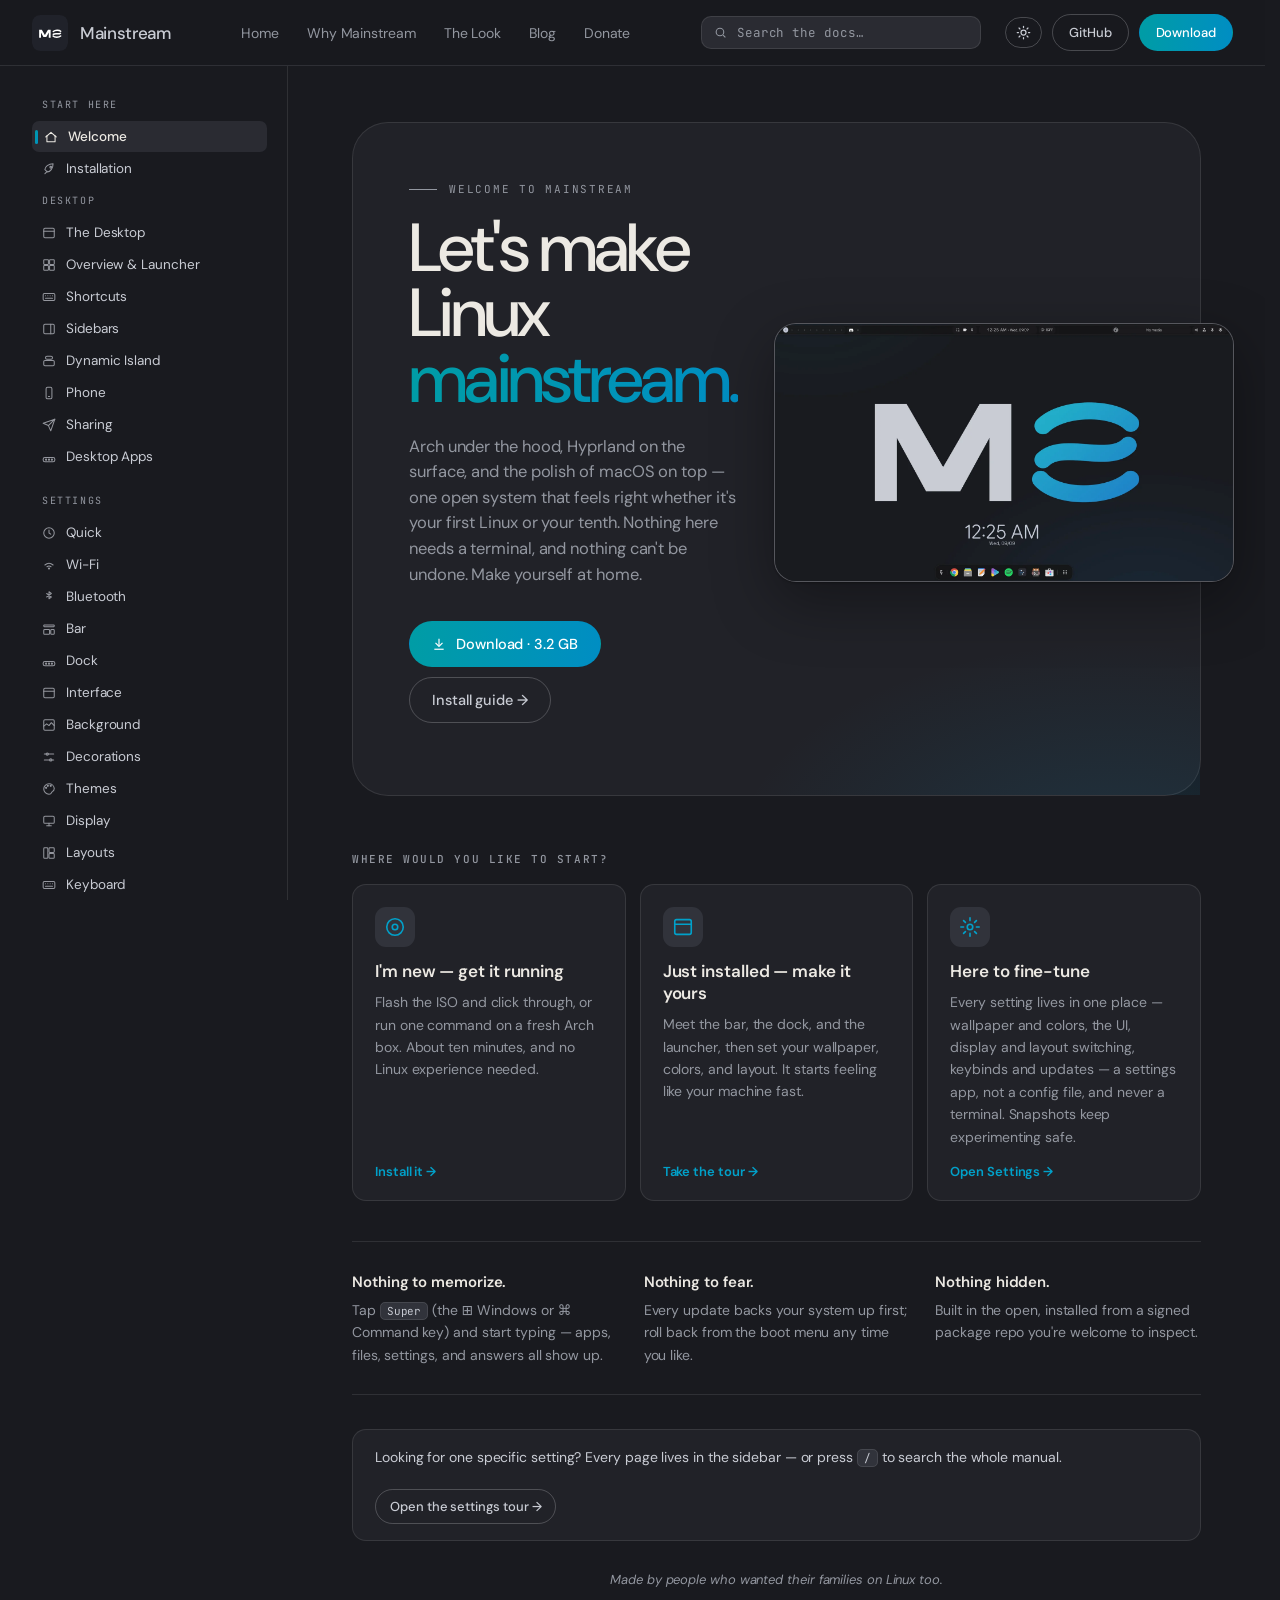
<file: index.html>
<!doctype html>
<html lang="en">
<head>
<meta charset="utf-8"/>
<meta name="viewport" content="width=device-width, initial-scale=1"/>
<title>Mainstream OS — Deeply featured. Genuinely friendly.</title>
<meta name="description" content="Arch under the hood, Hyprland on the surface, and the polish of macOS on top — an open desktop that feels right whether it's your first Linux or your tenth. Nothing needs a terminal; nothing can't be undone.">
<link rel="icon" type="image/svg+xml" href="assets/mark-night.svg">
<link rel="preconnect" href="https://fonts.googleapis.com">
<link rel="preconnect" href="https://fonts.gstatic.com" crossorigin>
<link rel="stylesheet" href="https://fonts.googleapis.com/css2?family=DM+Sans:opsz,wght@9..40,300;9..40,400;9..40,500;9..40,600;9..40,700&family=JetBrains+Mono:wght@300;400;500&display=swap">
<link rel="stylesheet" href="assets/theme.css">
<script>(function(){if(localStorage.getItem('ms-theme')==='light')document.documentElement.dataset.theme='light';})();</script>
<style>
  /* Tokens, nav chrome, and buttons come from assets/theme.css (shared with
     the landing page); this block holds the docs layout only. */
  :root{
    --sidebar-w: 288px;
    --toc-w: 220px;
  }
  *{box-sizing:border-box}
  html,body{margin:0;padding:0;background:var(--paper);color:var(--ink);font-family:var(--font-body);font-size:16px;-webkit-font-smoothing:antialiased;letter-spacing:-0.005em}
  html{scrollbar-gutter:stable}
  a{color:inherit;text-decoration:none}

  /* ===== Top chrome (docs-specific tweaks on the shared .nav) ===== */
  .nav-inner{max-width:none;padding:14px 32px;gap:24px}
  .search{
    display:flex;align-items:center;gap:10px;
    background:var(--paper-3);border:1px solid var(--line);border-radius:10px;
    padding:7px 12px;color:var(--mist);font-size:12.5px;
    min-width:280px;font-family:var(--font-mono);
  }
  .search kbd{
    margin-left:auto;font-family:var(--font-mono);font-size:10px;
    background:var(--paper-4);border:1px solid var(--line);border-radius:5px;
    padding:2px 6px;color:var(--bone)
  }

  /* ===== Search modal ===== */
  #searchTrigger{cursor:pointer;transition:border-color .15s}
  #searchTrigger:hover{border-color:var(--bone)}
  .search-modal[hidden]{display:none}
  .search-modal{position:fixed;inset:0;z-index:1000;display:flex;align-items:flex-start;justify-content:center;padding-top:11vh}
  .search-modal-overlay{position:absolute;inset:0;background:rgba(0,0,0,.55)}
  .search-modal-panel{position:relative;width:min(640px,92vw);max-height:72vh;display:flex;flex-direction:column;background:var(--paper-2);border:1px solid var(--line);border-radius:14px;overflow:hidden;box-shadow:0 24px 70px rgba(0,0,0,.55)}
  .search-modal-input{display:flex;align-items:center;gap:10px;padding:14px 16px;border-bottom:1px solid var(--line)}
  .search-modal-input svg{color:var(--mist);flex:none}
  .search-modal-input input{flex:1;min-width:0;background:none;border:none;outline:none;color:var(--ink);font-family:var(--font-body);font-size:15px}
  .search-modal-input kbd{font-family:var(--font-mono);font-size:10px;background:var(--paper-4);border:1px solid var(--line);border-radius:5px;padding:2px 6px;color:var(--bone)}
  .search-results{overflow-y:auto;padding:6px}
  .search-result{display:block;padding:9px 12px;border-radius:8px}
  .search-result[data-active="true"],.search-result:hover{background:var(--paper-3)}
  .sr-grp{font-family:var(--font-mono);font-size:10px;letter-spacing:.06em;text-transform:uppercase;color:var(--mist)}
  .sr-ttl{color:var(--ink);font-size:14px;font-weight:500;margin:1px 0}
  .sr-snip{color:var(--bone);font-size:12.5px;line-height:1.5;max-height:2.9em;overflow:hidden}
  .search-result mark{background:none;color:var(--ink);font-weight:600}
  .search-empty{padding:22px 16px;text-align:center;color:var(--mist);font-size:13px}

  /* ===== Layout ===== */
  .shell{display:grid;grid-template-columns:var(--sidebar-w) 1fr;max-width:1600px;margin:0 auto}
  .sidebar{
    position:sticky;top:66px;height:calc(100vh - 66px);overflow-y:auto;
    padding:32px 20px 60px 32px;border-right:1px solid var(--line);
  }
  .sidebar::-webkit-scrollbar{width:6px}
  .sidebar::-webkit-scrollbar-thumb{background:var(--paper-4);border-radius:3px}

  .nav-group{margin-bottom:22px}
  .nav-group:first-child{margin-bottom:0}
  .nav-group-title{
    font-family:var(--font-mono);font-size:10px;letter-spacing:.16em;text-transform:uppercase;
    color:var(--mist);margin-bottom:10px;padding:0 10px;
  }
  .nav-fold-head{user-select:none}
  .nav-fold-head .fold-dot{
    width:4px;height:4px;border-radius:50%;background:currentColor;
    opacity:0;transition:opacity .12s;flex:0 0 auto;margin-left:auto;
  }
  .nav-fold-head:hover .fold-dot{opacity:.5}
  .nav-group-fold .nav-group-items .nav-item{padding-left:34px}
  .nav-group[data-collapsed="true"] .nav-group-items{display:none}
  .nav-group-fold,.nav-group-bare{margin-bottom:10px}
  .nav-group-fold[data-collapsed="false"]{margin-bottom:18px}
  .nav-group-fold:has(+ .nav-group-fold),.nav-group-fold:has(+ .nav-group-bare),
  .nav-group-bare:has(+ .nav-group-fold),.nav-group-bare:has(+ .nav-group-bare){margin-bottom:1px}
  .nav-item{
    display:flex;align-items:center;gap:10px;
    padding:7px 10px;border-radius:7px;font-size:13.5px;
    color:var(--bone);cursor:pointer;margin-bottom:1px;
    transition:background .12s, color .12s;
  }
  .nav-item:hover{background:var(--paper-3);color:var(--ink)}
  .nav-item[data-active="true"]{background:var(--paper-3);color:var(--ink);font-weight:500}
  .nav-item[data-active="true"]::before{
    content:"";width:3px;height:14px;border-radius:2px;background:var(--stream-grad);
    margin-right:-4px;margin-left:-7px;
  }
  .nav-item svg{width:14px;height:14px;opacity:.7;flex:0 0 14px}
  .nav-item[data-active="true"] svg{opacity:1}

  /* ===== Main content ===== */
  main{padding:56px 64px 120px;min-width:0;max-width:1180px}
  .breadcrumbs{font-family:var(--font-mono);font-size:11px;color:var(--mist);letter-spacing:.1em;text-transform:uppercase;margin-bottom:16px}
  .breadcrumbs .sep{margin:0 8px;opacity:.5}
  .page-title{font-size:56px;font-weight:500;letter-spacing:-0.035em;line-height:1;margin:0 0 18px;text-wrap:balance}
  .page-lede{font-size:18px;line-height:1.55;color:var(--mist);max-width:720px;margin:0 0 48px;text-wrap:pretty}
  .page-lede em{color:var(--ink);font-style:normal;background:var(--stream-grad);-webkit-background-clip:text;background-clip:text;color:transparent}

  h2{font-size:28px;font-weight:500;letter-spacing:-0.02em;margin:56px 0 14px;line-height:1.15;scroll-margin-top:90px;}
  h2:first-of-type{margin-top:0}
  h3{font-size:18px;font-weight:500;letter-spacing:-0.01em;margin:32px 0 10px;scroll-margin-top:90px}
  p{font-size:15.5px;line-height:1.65;color:var(--bone);max-width:720px;margin:0 0 16px;text-wrap:pretty}
  ul,ol{font-size:15.5px;line-height:1.7;color:var(--bone);max-width:720px;padding-left:22px;margin:0 0 18px}
  li{margin-bottom:4px}
  li::marker{color:var(--mist)}
  strong{color:var(--ink);font-weight:500}
  code{font-family:var(--font-mono);font-size:12.5px;background:var(--paper-3);border:1px solid var(--line);padding:1px 6px;border-radius:5px;color:var(--ink)}
  pre{font-family:var(--font-mono);font-size:12.5px;background:var(--paper-2);border:1px solid var(--line);border-radius:var(--r-md);padding:18px 20px;overflow-x:auto;line-height:1.6;margin:0 0 24px;max-width:820px}
  pre code{background:none;border:0;padding:0;font-size:inherit}
  pre .c{color:var(--mist)}
  pre .k{color:#b7c7ff}
  pre .s{color:#8fd6a8}
  pre .v{color:#ffcf8a}
  pre .o{color:#f78c8c}

  /* ===== Content links ===== */
  main p a:not([class]),
  main .v a:not([class]),
  main td a:not([class]),
  main li a:not([class]),
  .callout-body a:not([class]),
  figcaption a:not([class]),
  .reassure a:not([class]) {
    color: var(--stream-a);
    text-decoration: underline;
    text-decoration-color: color-mix(in oklch, var(--stream-a) 40%, transparent);
    text-underline-offset: 2.5px;
    transition: color .15s ease, text-decoration-color .15s ease;
  }
  main p a:not([class]):hover,
  main .v a:not([class]):hover,
  main td a:not([class]):hover,
  main li a:not([class]):hover,
  .callout-body a:not([class]):hover,
  figcaption a:not([class]):hover,
  .reassure a:not([class]):hover {
    color: var(--stream-hi, var(--stream-a));
    text-decoration-color: currentColor;
  }
  .prop .k a {
    color: var(--ink);
    text-decoration: none;
    transition: color .15s ease;
    display: inline-block;
  }
  .prop .k a:hover {
    color: var(--stream-a);
    text-decoration: underline;
    text-underline-offset: 2px;
  }

  /* ===== shot ===== */
  .shot{
    border-radius:var(--r-lg);overflow:hidden;border:1px solid var(--line);
    background:var(--paper-2);margin:0 0 14px;max-width:1000px;
    position:relative;
  }
  .shot img{display:block;width:100%;height:auto;cursor:zoom-in}
  .lightbox[hidden]{display:none}
  .lightbox{position:fixed;inset:0;z-index:200;background:rgba(8,10,14,0.88);backdrop-filter:blur(8px);display:flex;align-items:center;justify-content:center;cursor:zoom-out;opacity:0;transition:opacity .18s ease}
  .lightbox.show{opacity:1}
  .lightbox img{max-width:min(1600px,94vw);max-height:92vh;width:auto;height:auto;border-radius:10px;box-shadow:0 24px 80px rgba(0,0,0,.5);transform:scale(.96);transition:transform .18s ease}
  .lightbox.show img{transform:scale(1)}
  .shot .cap{
    padding:10px 16px;font-family:var(--font-mono);font-size:11px;color:var(--mist);
    border-top:1px solid var(--line);background:var(--paper-2);letter-spacing:.06em
  }
  figure{margin:0 0 32px}
  figcaption{font-size:13px;color:var(--mist);margin-top:8px;max-width:720px;line-height:1.5;font-style:italic}
  .shot-note{font-size:14px;color:var(--mist);margin:0 0 10px;max-width:820px;line-height:1.6}
  .flash-grid{display:grid;grid-template-columns:repeat(5,1fr);gap:12px;max-width:1000px;margin:14px 0 6px}
  @media (max-width:900px){.flash-grid{grid-template-columns:repeat(auto-fill,minmax(150px,1fr))}}
  .flash-app{display:flex;flex-direction:column;align-items:center;gap:7px;text-align:center;border:1px solid var(--line);background:var(--paper-2);border-radius:var(--r-lg);padding:18px 12px 14px;text-decoration:none;transition:border-color .15s, transform .15s}
  .flash-app:hover{border-color:var(--stream-a);transform:translateY(-2px)}
  .flash-app img{width:48px;height:48px;object-fit:contain}
  .fa-name{font-size:13.5px;color:var(--ink);font-weight:500}
  .fa-rec{font-size:10px;letter-spacing:.05em;text-transform:uppercase;color:var(--stream-a);border:1px solid var(--stream-a);border-radius:999px;padding:1px 8px}
  .fa-plat{font-size:11.5px;color:var(--mist)}

  /* ===== callouts ===== */
  .callout{
    border-radius:var(--r-md);padding:16px 20px;margin:20px 0 24px;
    border:1px solid var(--line);background:var(--paper-2);max-width:820px;
    display:flex;gap:14px;align-items:flex-start;
  }
  .callout .ic{
    width:22px;height:22px;border-radius:6px;flex:0 0 22px;
    display:flex;align-items:center;justify-content:center;
    font-size:12px;font-weight:600;margin-top:2px;
  }
  .callout.note .ic{background:rgba(140,170,220,.15);color:#a8c0e6}
  .callout.tip  .ic{background:rgba(120,200,140,.15);color:#8fd6a8}
  .callout.warn .ic{background:rgba(230,180,80,.15);color:#ffcf8a}
  .callout.info .ic{background:var(--stream-grad);color:#fff}
  .callout-body{flex:1;min-width:0}
  .callout-title{font-weight:500;font-size:13.5px;color:var(--ink);margin-bottom:3px;letter-spacing:-0.005em}
  .callout-body p{font-size:13.5px;line-height:1.55;margin:0;color:var(--bone)}
  .callout-body p + p{margin-top:6px}

  /* ===== kv / prop table ===== */
  .props{border-top:1px solid var(--line);max-width:820px;margin:16px 0 28px}
  .prop{
    display:grid;grid-template-columns:200px 1fr;gap:24px;
    padding:14px 0;border-bottom:1px solid var(--line);
  }
  .prop .k{font-family:var(--font-mono);font-size:12px;letter-spacing:.04em;color:var(--ink)}
  .prop .v{font-size:13.5px;line-height:1.55;color:var(--mist)}
  .prop .v b{color:var(--ink);font-weight:500}
  .rl-bar{display:flex;justify-content:flex-end;max-width:820px;margin:-4px 0 8px}
  .rl-toggle{cursor:pointer;background:none;font-family:var(--font-mono);font-size:10.5px;
    letter-spacing:.08em;text-transform:uppercase;color:var(--mist);
    border:1px solid var(--line);border-radius:4px;padding:3px 9px}
  .rl-toggle:hover{color:var(--bone)}
  .rl-toggle[aria-pressed="true"]{color:var(--ink);border-color:var(--bone)}
  .rl-tech{margin-top:12px;padding-top:10px;border-top:1px dashed var(--line)}
  .rl-tech-head{font-family:var(--font-mono);font-size:10.5px;letter-spacing:.08em;
    text-transform:uppercase;color:var(--bone);margin-bottom:6px}
  .rl-commits{list-style:none;margin:0;padding:0;font-family:var(--font-mono);font-size:12px;line-height:1.7}
  .rl-commits li{margin:0 0 4px}
  .rl-sha{color:var(--stream-a,var(--bone));text-decoration:none;margin-right:8px}
  .rl-sha:hover{text-decoration:underline}
  .rl-subj{color:var(--mist)}
  .rl-note{white-space:pre-wrap;color:var(--mist);opacity:.72;font-size:11.5px;
    line-height:1.6;margin:3px 0 8px 0;padding-left:10px;border-left:1px solid var(--line)}
  .rl-empty{font-size:11.5px;color:var(--mist);margin:8px 0 0}
  .rl-empty a{color:var(--bone)}
  .prop .v .tag{display:inline-block;font-family:var(--font-mono);font-size:10px;padding:2px 7px;border-radius:4px;background:var(--paper-3);border:1px solid var(--line);color:var(--bone);margin-right:6px;letter-spacing:.06em;text-transform:uppercase}

  /* ===== stream pills (decorative) ===== */
  .ribbon{height:3px;border-radius:2px;background:var(--stream-grad);margin:56px 0 32px;max-width:140px}

  /* ===== cards grid for nav page ===== */
  .card-grid{display:grid;grid-template-columns:repeat(3,1fr);gap:16px;max-width:1080px}
  .doc-card{
    border:1px solid var(--line);background:var(--paper-2);border-radius:var(--r-lg);
    padding:22px;cursor:pointer;transition:border-color .15s, transform .15s;
    display:flex;flex-direction:column;gap:10px;position:relative;overflow:hidden;
    min-height:150px;
  }
  .doc-card:hover{border-color:var(--line-strong);transform:translateY(-1px)}
  .doc-card .ic{
    width:32px;height:32px;border-radius:8px;background:var(--paper-3);border:1px solid var(--line);
    display:flex;align-items:center;justify-content:center;color:var(--bone);
  }
  .doc-card h4{font-size:16px;font-weight:500;margin:0;letter-spacing:-0.01em;color:var(--ink)}
  .doc-card p{font-size:13px;line-height:1.5;color:var(--mist);margin:0;max-width:100%}
  .doc-card[data-featured="true"]{background:linear-gradient(160deg, var(--paper-2), var(--paper-3))}
  .doc-card[data-featured="true"] .ic{background:var(--stream-grad);color:#fff;border-color:transparent}

  /* chips */
  .chip{display:inline-flex;align-items:center;gap:6px;font-family:var(--font-mono);font-size:10.5px;letter-spacing:.08em;text-transform:uppercase;color:var(--mist);background:var(--paper-3);border:1px solid var(--line);padding:4px 9px;border-radius:999px;margin-right:6px}
  .chip.stream{background:var(--stream-grad);color:#fff;border-color:transparent}
  .chip .dot{width:5px;height:5px;border-radius:50%;background:currentColor}

  /* next / prev */
  .pager{display:grid;grid-template-columns:1fr 1fr;gap:16px;margin-top:72px;max-width:820px}
  .pager a{
    border:1px solid var(--line);border-radius:var(--r-md);padding:16px 18px;
    background:var(--paper-2);display:block;transition:border-color .15s;
  }
  .pager a:hover{border-color:var(--line-strong)}
  .pager .lbl{font-family:var(--font-mono);font-size:10.5px;letter-spacing:.1em;text-transform:uppercase;color:var(--mist);margin-bottom:4px}
  .pager .ttl{font-size:14.5px;color:var(--ink);font-weight:500;letter-spacing:-0.01em}
  .pager .next{text-align:right}

  /* ===== HOME HERO ===== */
  .home-hero{
    border-radius:var(--r-xl);padding:72px 56px;background:var(--paper-2);border:1px solid var(--line);
    display:grid;grid-template-columns: 1.2fr .9fr;gap:48px;align-items:center;position:relative;overflow:hidden;
    margin-bottom:56px;
  }
  .home-hero::after{content:"";position:absolute;inset:0;background:radial-gradient(700px 400px at 90% 110%, rgba(24,140,190,.16), transparent 55%);pointer-events:none}
  .home-hero .eye{font-family:var(--font-mono);font-size:11px;color:var(--mist);letter-spacing:.16em;text-transform:uppercase;margin-bottom:20px;display:flex;align-items:center;gap:12px}
  .home-hero .eye::before{content:"";width:28px;height:1px;background:var(--mist)}
  .home-hero h1{font-size:68px;line-height:.96;letter-spacing:-0.04em;font-weight:500;margin:0 0 22px;text-wrap:balance;position:relative;z-index:1}
  .home-hero h1 em{font-style:normal;background:var(--stream-grad);-webkit-background-clip:text;background-clip:text;color:transparent}
  .home-hero .sub{font-size:16.5px;line-height:1.55;color:var(--mist);max-width:500px;margin:0 0 34px;text-wrap:pretty;position:relative;z-index:1}
  .home-hero .cta-row{display:flex;gap:10px;flex-wrap:wrap;position:relative;z-index:1}
  .home-hero .right{position:relative;z-index:1;display:flex;flex-direction:column;gap:14px}
  .hero-pill{
    display:flex;align-items:center;gap:12px;
    background:var(--paper-3);border:1px solid var(--line);border-radius:14px;
    padding:14px 16px;font-size:13px;color:var(--bone)
  }
  .hero-pill .ic{width:30px;height:30px;border-radius:8px;background:var(--paper-4);display:flex;align-items:center;justify-content:center;color:var(--ink);flex:0 0 30px}
  .hero-pill b{color:var(--ink);font-weight:500;display:block;font-size:13.5px;margin-bottom:2px;letter-spacing:-0.005em}
  .hero-pill span{font-size:12px;color:var(--mist);line-height:1.4}

  /* Section divider heading for home */
  .sec-lbl{display:flex;align-items:baseline;justify-content:space-between;margin:48px 0 18px}
  .sec-lbl h3{font-size:11px;font-family:var(--font-mono);letter-spacing:.14em;text-transform:uppercase;color:var(--mist);margin:0;font-weight:500}
  .sec-lbl a{font-size:12px;color:var(--bone);font-family:var(--font-mono)}

  /* key caps */
  kbd.key{font-family:var(--font-mono);font-size:11px;background:var(--paper-3);border:1px solid var(--line);border-bottom-width:2px;padding:2px 7px;border-radius:5px;color:var(--ink);margin:0 2px}

  /* tables */
  table.t{width:100%;max-width:820px;border-collapse:collapse;font-size:13.5px;margin:0 0 28px}
  table.t th,table.t td{padding:10px 14px;border-bottom:1px solid var(--line);text-align:left;vertical-align:top;line-height:1.5}
  table.t th{font-family:var(--font-mono);font-size:10.5px;letter-spacing:.1em;text-transform:uppercase;color:var(--mist);font-weight:500;border-bottom-color:var(--line-strong)}
  table.t td{color:var(--bone)}
  table.t td b{color:var(--ink);font-weight:500}
  table.t td code{font-size:12px}

  /* 404 fallback */
  .blank{padding:80px 0;color:var(--mist);font-size:14px;text-align:center}

  /* hide class */
  .hidden{display:none!important}

  /* responsive */
  @media (max-width:1100px){
    .shell{grid-template-columns:1fr}
    .sidebar{position:static;height:auto;border-right:0;border-bottom:1px solid var(--line)}
    .home-hero{grid-template-columns:1fr;padding:48px 32px}
    .card-grid{grid-template-columns:repeat(2,1fr)}
  }
  @media (max-width:1240px){
    .search{display:none}
  }
  @media (max-width:950px){
    .nav-links{display:none}
  }
  /* ===== light/dark toggle + light-mode readability ===== */
  #themeToggle{cursor:pointer;font:inherit;display:inline-flex;align-items:center;justify-content:center;padding:7px 10px}
  #themeToggle svg{width:15px;height:15px;display:block}
  #themeToggle .tt-moon{display:none}
  html[data-theme="light"] #themeToggle .tt-sun{display:none}
  html[data-theme="light"] #themeToggle .tt-moon{display:block}
  html[data-theme="light"] pre .k{color:#3b5bd6}
  html[data-theme="light"] pre .s{color:#177a45}
  html[data-theme="light"] pre .v{color:#8a5f00}
  html[data-theme="light"] pre .o{color:#c03535}
  html[data-theme="light"] .callout.note .ic{background:rgba(70,110,180,.14);color:#33509e}
  html[data-theme="light"] .callout.tip  .ic{background:rgba(30,140,70,.14);color:#177a45}
  html[data-theme="light"] .callout.warn .ic{background:rgba(180,120,20,.16);color:#8a5f00}

  @media (max-width:760px){
    .nav-inner{padding:12px 16px;gap:12px}
    .nav-wordmark .mark{width:30px;height:30px}
    main{padding:36px 20px 80px}
    .page-title{font-size:38px}
    .home-hero h1{font-size:42px}
    .card-grid{grid-template-columns:1fr}
    .prop{grid-template-columns:1fr;gap:6px}
    .pager{grid-template-columns:1fr}
  }

  /* ---- warm welcome experiment ---- */
  .warm-hero{align-items:center;grid-template-columns:0.85fr 1.15fr;gap:36px;overflow:visible;padding-top:59px}
  .hero-shot{margin:0 -90px 0 0;width:calc(100% + 90px);border:1px solid var(--line-strong);border-radius:var(--r-lg);overflow:hidden;box-shadow:var(--shadow-2);background:var(--paper-3)}
  .hero-shot img{display:block;width:100%;height:auto}
  .warm-lbl{margin-top:14px}
  .path-grid{display:grid;grid-template-columns:repeat(auto-fit,minmax(240px,1fr));gap:14px;margin:0 0 40px}
  .path{display:flex;flex-direction:column;gap:9px;background:var(--paper-2);border:1px solid var(--line);border-radius:var(--r-md);padding:22px 22px 20px;text-decoration:none;color:inherit;transition:border-color .16s ease,transform .16s ease,background .16s ease}
  .path:hover{border-color:var(--line-strong);transform:translateY(-3px);background:var(--paper-3)}
  .path .ic{width:40px;height:40px;border-radius:11px;display:grid;place-items:center;background:var(--paper-4);color:var(--stream-hi);margin-bottom:4px}
  .path .ic svg{width:22px;height:22px}
  .path h4{margin:0;font-size:17px;font-weight:600;color:var(--ink)}
  .path p{margin:0;font-size:14px;line-height:1.6;color:var(--ink-mist);flex:1}
  .path .go{margin-top:6px;font-size:13px;font-weight:600;color:var(--stream-hi)}
  .reassure{display:grid;grid-template-columns:repeat(3,1fr);gap:26px;padding:28px 0;margin:0 0 34px;border-top:1px solid var(--line);border-bottom:1px solid var(--line)}
  .reassure > div{font-size:14px;line-height:1.6;color:var(--ink-mist)}
  .reassure b{display:block;color:var(--ink);font-weight:600;font-size:15px;margin-bottom:5px}
  .k{font-family:var(--font-mono);font-size:11px;background:var(--paper-4);border:1px solid var(--line);border-radius:5px;padding:1px 6px;color:var(--ink-bone)}
  .ref-line{display:flex;align-items:center;justify-content:space-between;gap:20px;flex-wrap:wrap;background:var(--paper-2);border:1px solid var(--line);border-radius:var(--r-md);padding:16px 22px;margin:0 0 22px}
  .ref-line p{margin:0;font-size:14px;color:var(--ink-bone)}
  .btn.ghost.sm{padding:8px 14px;font-size:13px;flex:none}
  .sign-off{text-align:center;font-size:13px;color:var(--mist);font-style:italic;padding:8px 0 6px}
  @media (max-width:1100px){
    .warm-hero{grid-template-columns:1fr;gap:32px}
    .hero-shot{margin:0;width:100%}
  }
  @media (max-width:760px){ .reassure{grid-template-columns:1fr;gap:18px} }
</style>
</head>
<body>

<!-- shared SVG defs -->

<!-- TOP BAR -->
<header class="nav">
  <div class="nav-inner">
    <a class="nav-wordmark" href="./">
      <img class="mark" src="assets/mark-night.svg" alt="">
      <span class="word">Mainstream</span>
    </a>
    <nav class="nav-links">
      <a href="#home">Home</a>
      <a href="#why-mainstream">Why Mainstream</a>
      <a href="#branding">The Look</a>
      <a href="#blog">Blog</a>
      <a href="#donate">Donate</a>
    </nav>
    <div class="search" id="searchTrigger" role="button" tabindex="0" aria-label="Search the docs">
      <svg width="13" height="13" viewBox="0 0 24 24" fill="none" stroke="currentColor" stroke-width="2"><circle cx="11" cy="11" r="7"/><path d="m21 21-4.3-4.3"/></svg>
      <span>Search the docs…</span>
    </div>
    <div class="nav-actions">
      <button class="btn ghost small" id="themeToggle" aria-label="Toggle light and dark mode" title="Toggle light and dark mode">
        <svg class="tt-sun" viewBox="0 0 24 24" fill="none" stroke="currentColor" stroke-width="2" stroke-linecap="round"><circle cx="12" cy="12" r="4"/><path d="M12 2v2M12 20v2M4.9 4.9l1.4 1.4M17.7 17.7l1.4 1.4M2 12h2M20 12h2M4.9 19.1l1.4-1.4M17.7 6.3l1.4-1.4"/></svg>
        <svg class="tt-moon" viewBox="0 0 24 24" fill="none" stroke="currentColor" stroke-width="2" stroke-linecap="round" stroke-linejoin="round"><path d="M21 12.8A9 9 0 1 1 11.2 3a7 7 0 0 0 9.8 9.8z"/></svg>
      </button>
      <a class="btn ghost small" href="https://github.com/MainstreamOS/dots-hyprland">GitHub</a>
      <a class="btn stream small" href="https://mainstreamos.org/download">Download</a>
    </div>
  </div>
</header>

<div class="shell">
  <!-- SIDEBAR -->
  <aside class="sidebar" id="sidebar"></aside>

  <!-- MAIN -->
  <main id="main"></main>
</div>

<div class="search-modal" id="searchModal" hidden>
  <div class="search-modal-overlay" id="searchOverlay"></div>
  <div class="search-modal-panel" role="dialog" aria-modal="true" aria-label="Search the docs">
    <div class="search-modal-input">
      <svg width="15" height="15" viewBox="0 0 24 24" fill="none" stroke="currentColor" stroke-width="2"><circle cx="11" cy="11" r="7"/><path d="m21 21-4.3-4.3"/></svg>
      <input type="text" id="searchInput" placeholder="Search the docs…" autocomplete="off" spellcheck="false" aria-label="Search query"/>
      <kbd>Esc</kbd>
    </div>
    <div class="search-results" id="searchResults"></div>
  </div>
</div>

<script src="docs-pages.js?v=170"></script>
<script src="welcome-warm.js?v=50"></script>
<script src="docs-app.js?v=142"></script>
<script>
document.getElementById('themeToggle').addEventListener('click', () => {
  const light = document.documentElement.dataset.theme === 'light';
  if (light) { delete document.documentElement.dataset.theme; localStorage.setItem('ms-theme', 'dark'); }
  else { document.documentElement.dataset.theme = 'light'; localStorage.setItem('ms-theme', 'light'); }
});
</script>
</body>
</html>
</file>
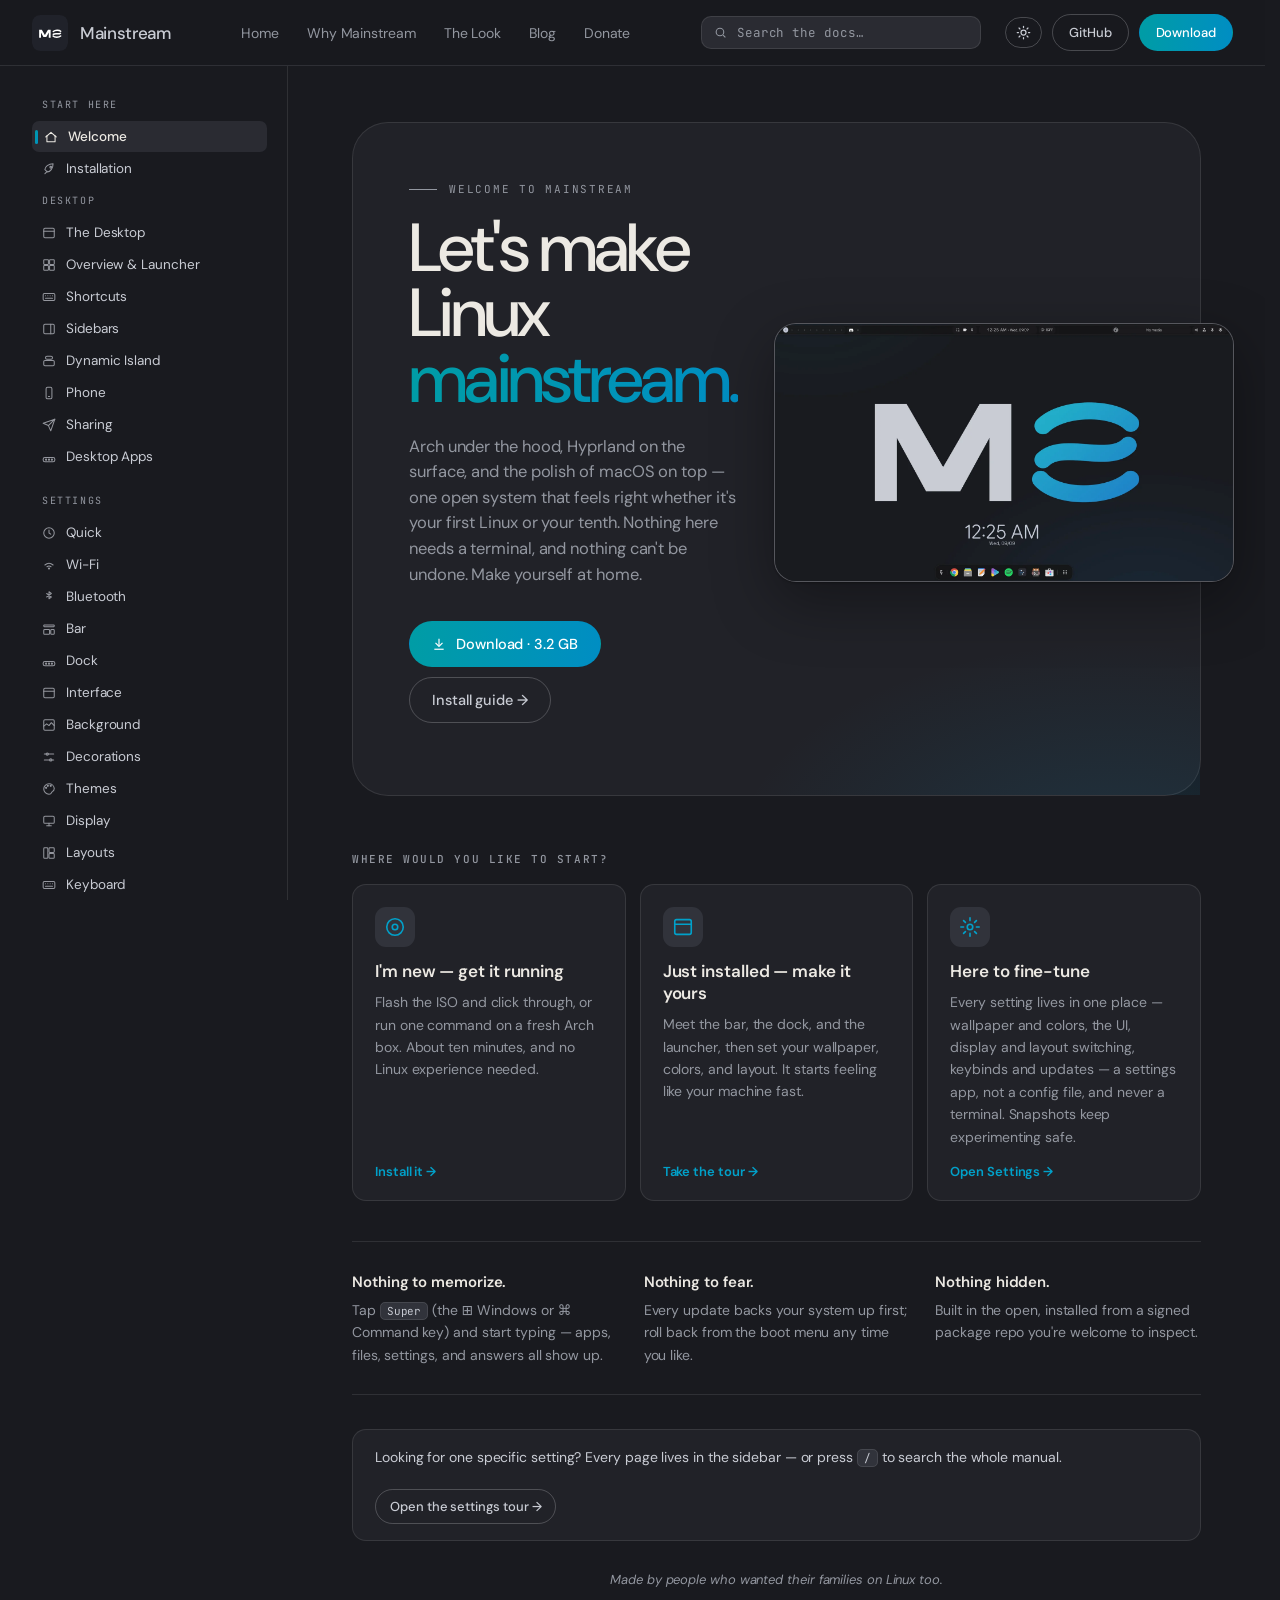
<file: docs.html>
<!doctype html>
<html lang="en">
<head>
<meta charset="utf-8"/>
<meta name="viewport" content="width=device-width, initial-scale=1"/>
<title>Mainstream OS</title>
<link rel="canonical" href="https://mainstreamos.org/">
<link rel="icon" type="image/svg+xml" href="assets/mark-night.svg">
<meta http-equiv="refresh" content="0; url=index.html">
<script>location.replace('index.html' + location.hash + location.search);</script>
</head>
<body>
<p>The docs now live at <a href="index.html">mainstreamos.org</a>.</p>
</body>
</html>
</file>
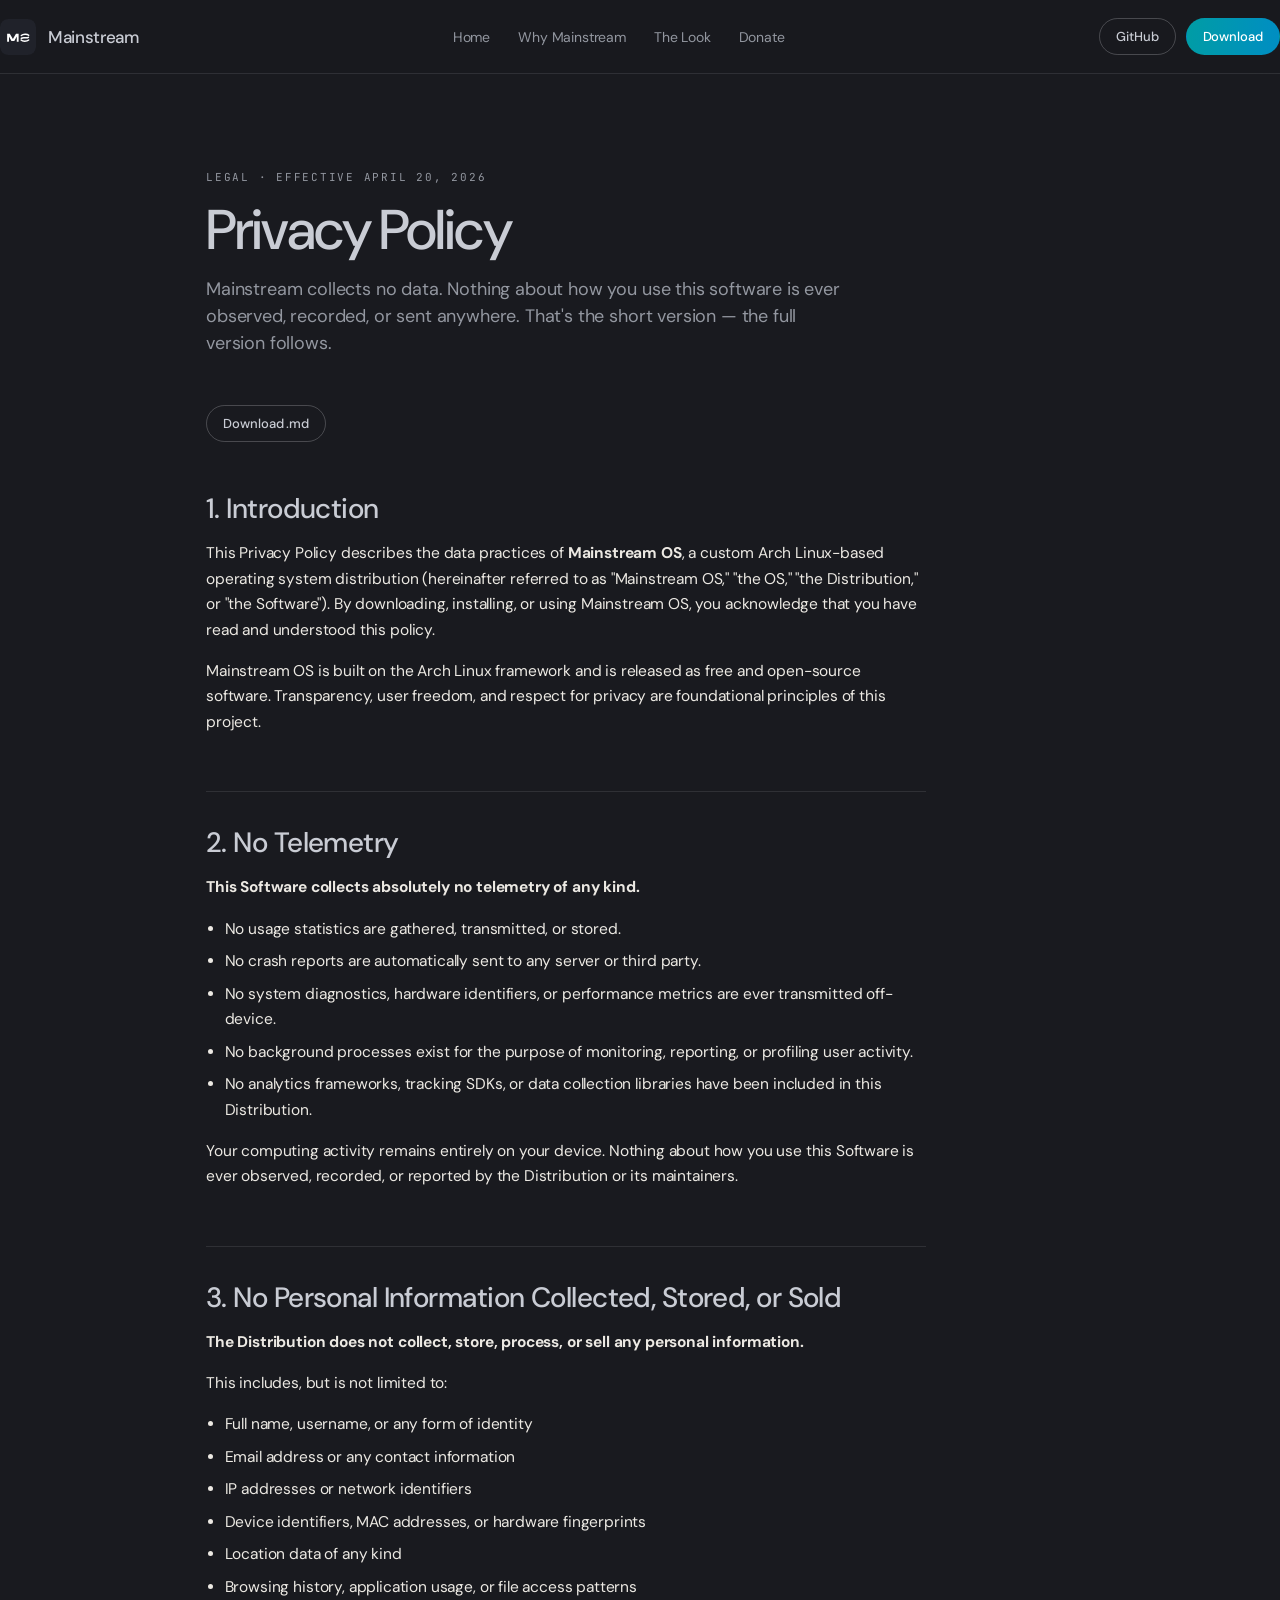
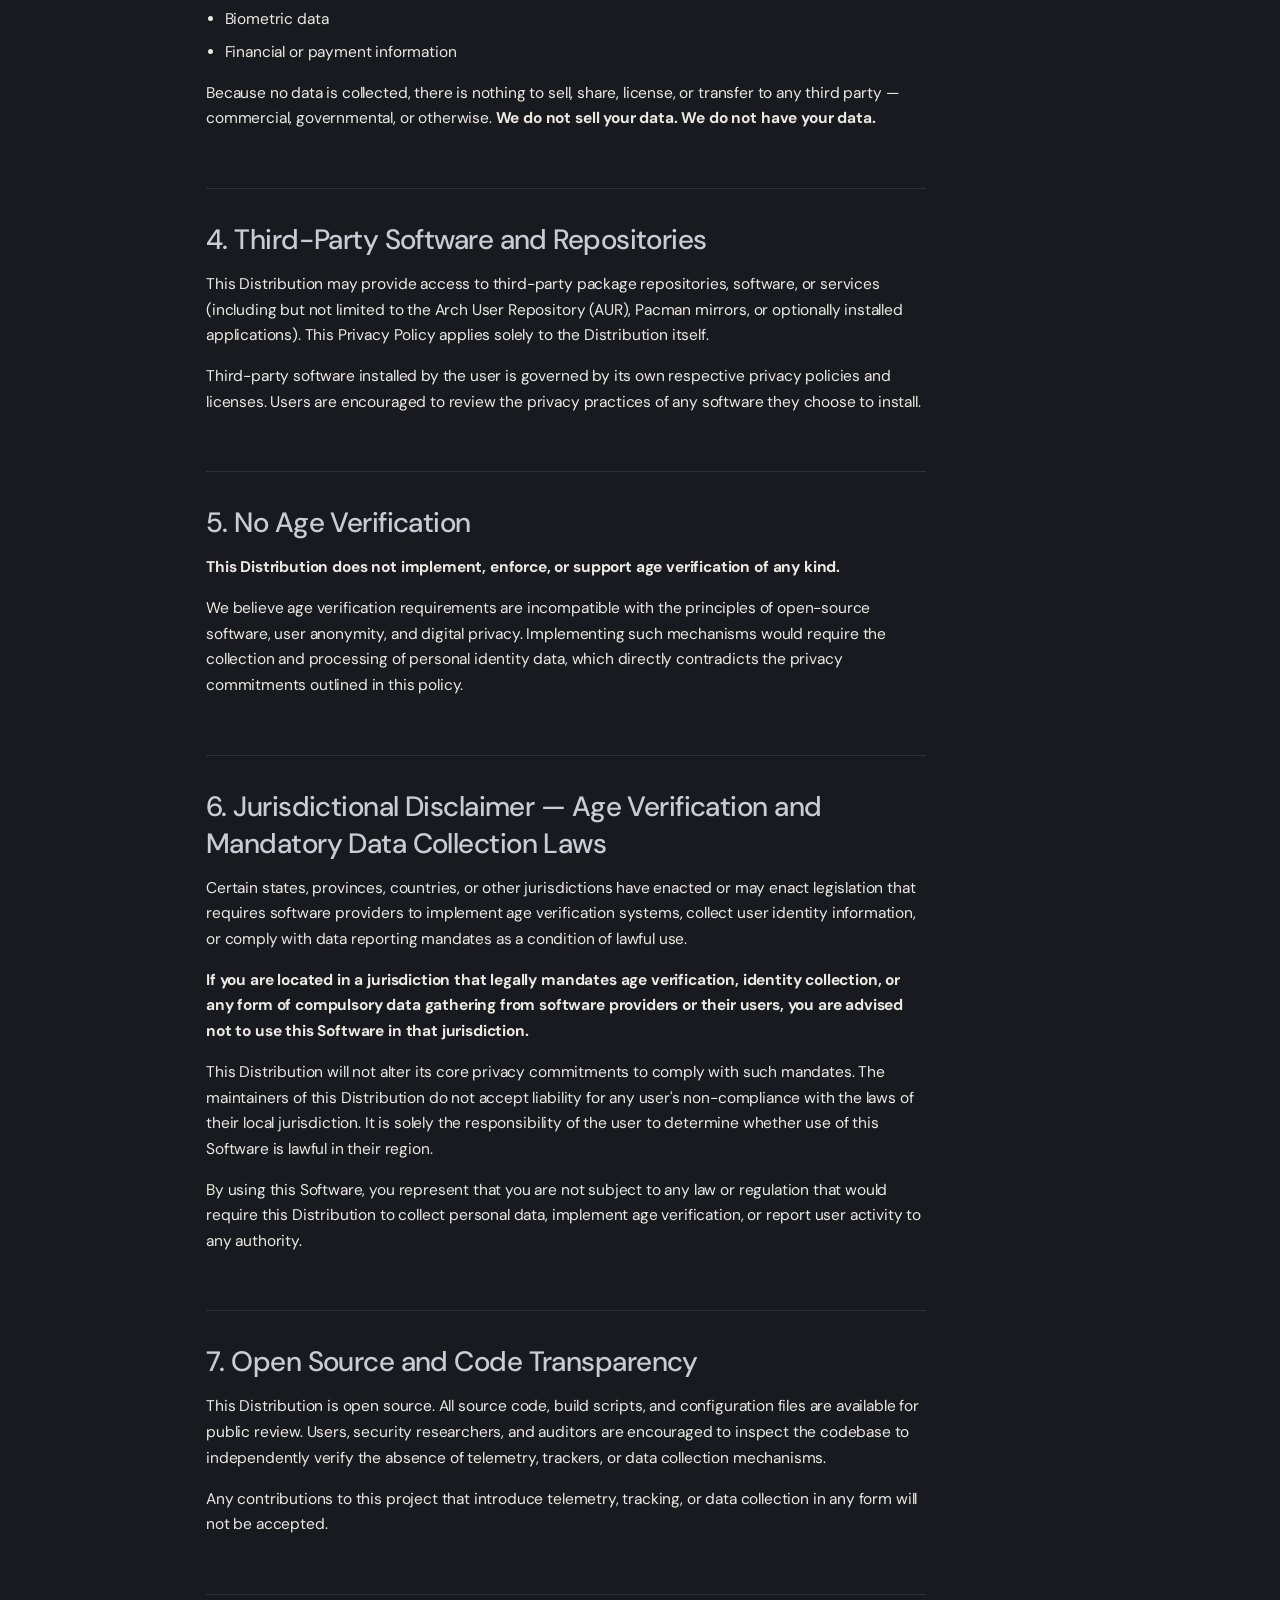
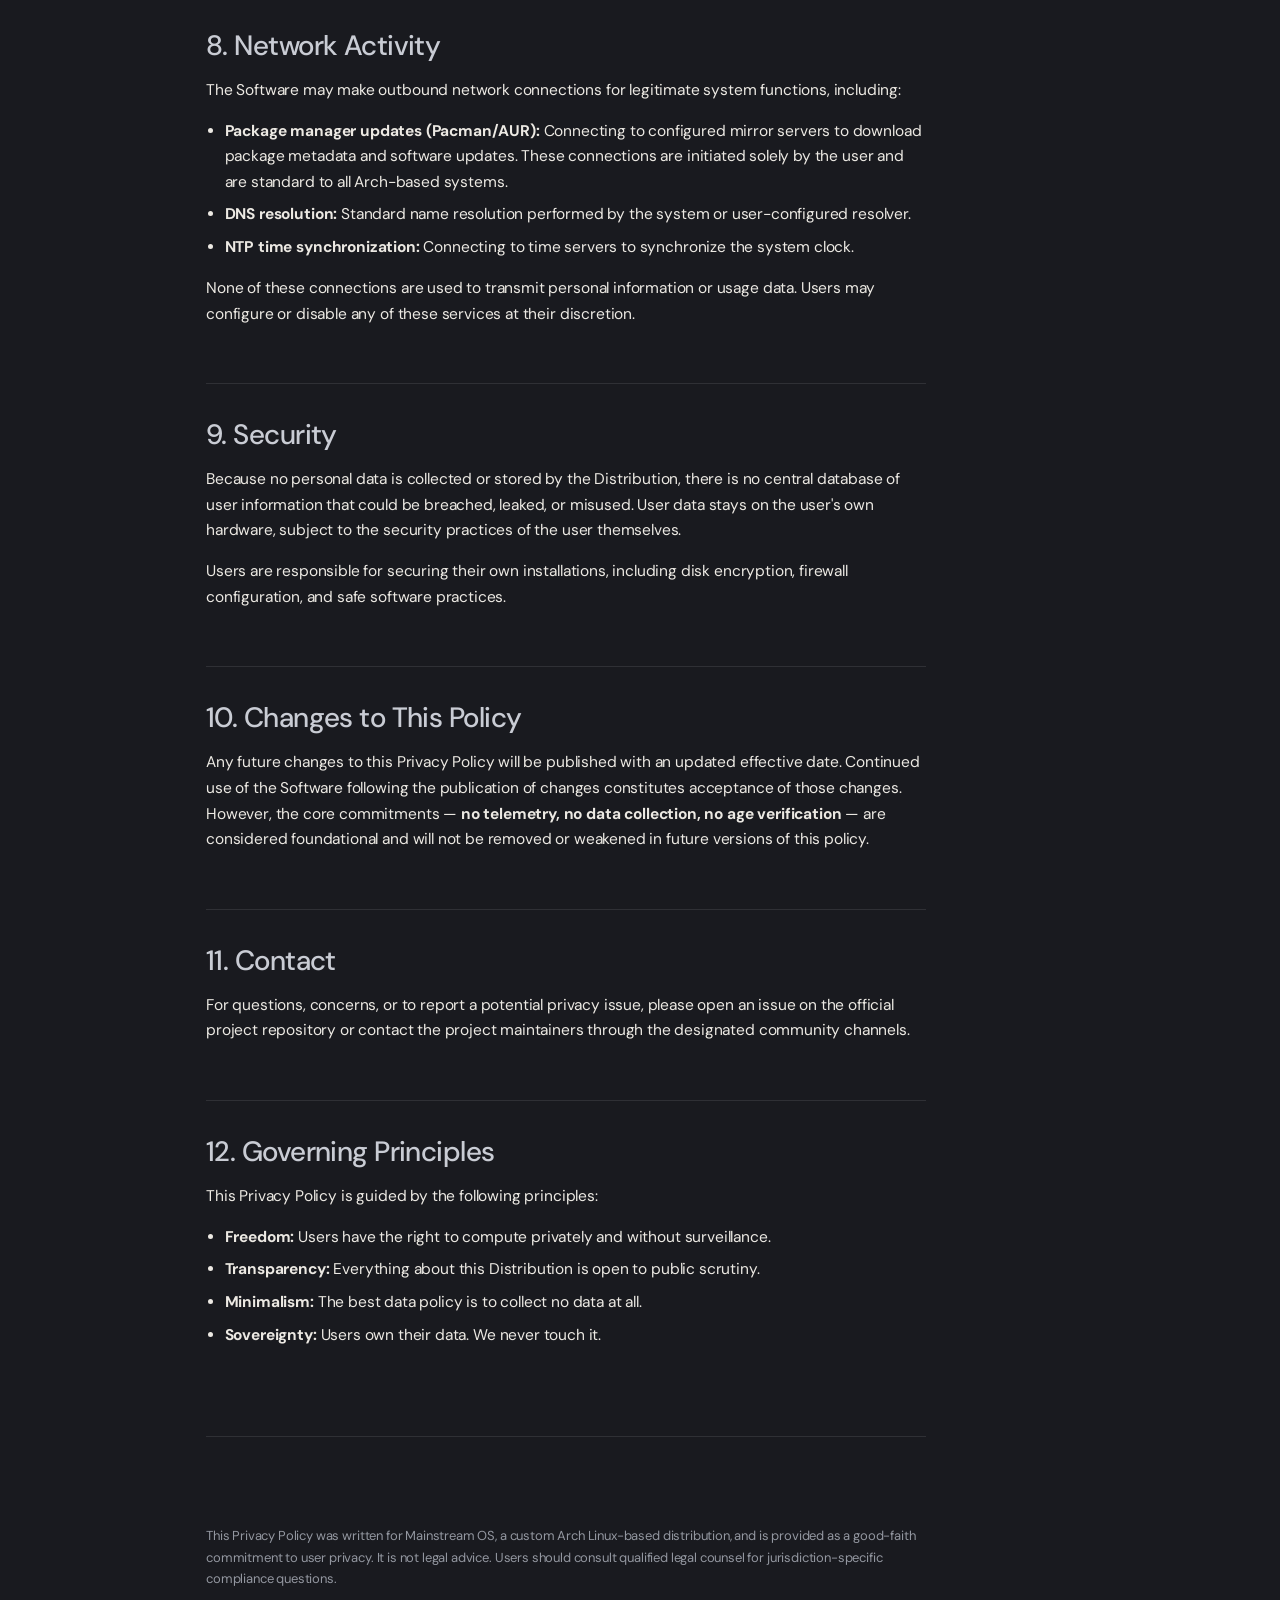
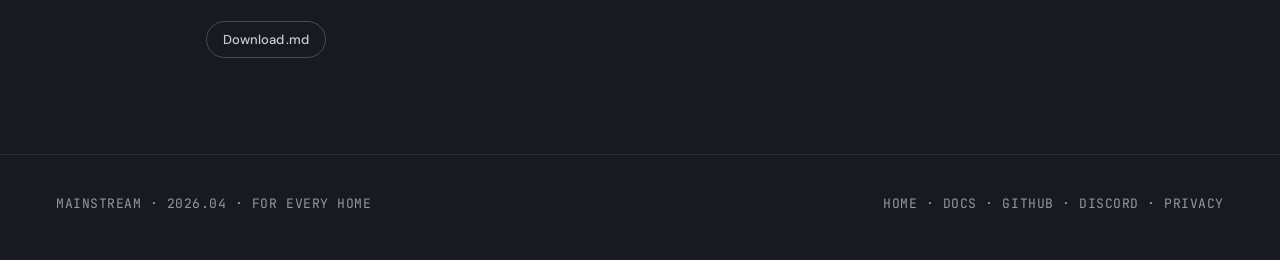
<file: privacy.html>
<!doctype html>
<html lang="en">
<head>
  <meta charset="utf-8">
  <meta name="viewport" content="width=device-width, initial-scale=1">
  <title>Privacy Policy &middot; Mainstream</title>
  <link rel="icon" type="image/svg+xml" href="assets/mark-night.svg">
  <link rel="stylesheet" href="assets/theme.css">
  <link rel="stylesheet" href="styles.css">
</head>
<body>

  <header class="nav">
    <div class="container nav-inner">
      <a class="nav-wordmark" href="./">
        <img class="mark" src="assets/mark-night.svg" alt="">
        <span class="word">Mainstream</span>
      </a>
      <nav class="nav-links">
        <a href="index.html#home">Home</a>
        <a href="index.html#why-mainstream">Why Mainstream</a>
        <a href="index.html#branding">The Look</a>
        <a href="index.html#donate">Donate</a>
      </nav>
      <div class="nav-actions">
        <a class="btn ghost small" href="https://github.com/MainstreamOS/dots-hyprland">GitHub</a>
        <a class="btn stream small" href="https://mainstreamos.org/download">Download</a>
      </div>
    </div>
  </header>

  <main>
    <section class="book">
      <div class="container narrow">
        <div class="docs-content" style="max-width: 720px;">

          <div class="eyebrow">Legal &middot; Effective April 20, 2026</div>
          <h1>Privacy Policy</h1>
          <p class="lead">
            Mainstream collects no data. Nothing about how you use this
            software is ever observed, recorded, or sent anywhere.
            That's the short version — the full version follows.
          </p>

          <div style="display: flex; gap: 10px; margin: 0 0 48px;">
            <a class="btn ghost small" href="PRIVACY_POLICY.md" download="Mainstream_Privacy_Policy.md">Download .md</a>
          </div>

          <h2 id="intro">1. Introduction</h2>
          <p>
            This Privacy Policy describes the data practices of <strong>Mainstream OS</strong>, a custom Arch Linux-based operating system distribution (hereinafter referred to as "Mainstream OS," "the OS," "the Distribution," or "the Software"). By downloading, installing, or using Mainstream OS, you acknowledge that you have read and understood this policy.
          </p>
          <p>
            Mainstream OS is built on the Arch Linux framework and is released as free and open-source software. Transparency, user freedom, and respect for privacy are foundational principles of this project.
          </p>

          <h2 id="telemetry">2. No Telemetry</h2>
          <p><strong>This Software collects absolutely no telemetry of any kind.</strong></p>
          <ul>
            <li>No usage statistics are gathered, transmitted, or stored.</li>
            <li>No crash reports are automatically sent to any server or third party.</li>
            <li>No system diagnostics, hardware identifiers, or performance metrics are ever transmitted off-device.</li>
            <li>No background processes exist for the purpose of monitoring, reporting, or profiling user activity.</li>
            <li>No analytics frameworks, tracking SDKs, or data collection libraries have been included in this Distribution.</li>
          </ul>
          <p>
            Your computing activity remains entirely on your device. Nothing about how you use this Software is ever observed, recorded, or reported by the Distribution or its maintainers.
          </p>

          <h2 id="data">3. No Personal Information Collected, Stored, or Sold</h2>
          <p><strong>The Distribution does not collect, store, process, or sell any personal information.</strong></p>
          <p>This includes, but is not limited to:</p>
          <ul>
            <li>Full name, username, or any form of identity</li>
            <li>Email address or any contact information</li>
            <li>IP addresses or network identifiers</li>
            <li>Device identifiers, MAC addresses, or hardware fingerprints</li>
            <li>Location data of any kind</li>
            <li>Browsing history, application usage, or file access patterns</li>
            <li>Biometric data</li>
            <li>Financial or payment information</li>
          </ul>
          <p>
            Because no data is collected, there is nothing to sell, share, license, or transfer to any third party — commercial, governmental, or otherwise. <strong>We do not sell your data. We do not have your data.</strong>
          </p>

          <h2 id="third-party">4. Third-Party Software and Repositories</h2>
          <p>
            This Distribution may provide access to third-party package repositories, software, or services (including but not limited to the Arch User Repository (AUR), Pacman mirrors, or optionally installed applications). This Privacy Policy applies solely to the Distribution itself.
          </p>
          <p>
            Third-party software installed by the user is governed by its own respective privacy policies and licenses. Users are encouraged to review the privacy practices of any software they choose to install.
          </p>

          <h2 id="age">5. No Age Verification</h2>
          <p><strong>This Distribution does not implement, enforce, or support age verification of any kind.</strong></p>
          <p>
            We believe age verification requirements are incompatible with the principles of open-source software, user anonymity, and digital privacy. Implementing such mechanisms would require the collection and processing of personal identity data, which directly contradicts the privacy commitments outlined in this policy.
          </p>

          <h2 id="jurisdiction">6. Jurisdictional Disclaimer — Age Verification and Mandatory Data Collection Laws</h2>
          <p>
            Certain states, provinces, countries, or other jurisdictions have enacted or may enact legislation that requires software providers to implement age verification systems, collect user identity information, or comply with data reporting mandates as a condition of lawful use.
          </p>
          <p>
            <strong>If you are located in a jurisdiction that legally mandates age verification, identity collection, or any form of compulsory data gathering from software providers or their users, you are advised not to use this Software in that jurisdiction.</strong>
          </p>
          <p>
            This Distribution will not alter its core privacy commitments to comply with such mandates. The maintainers of this Distribution do not accept liability for any user's non-compliance with the laws of their local jurisdiction. It is solely the responsibility of the user to determine whether use of this Software is lawful in their region.
          </p>
          <p>
            By using this Software, you represent that you are not subject to any law or regulation that would require this Distribution to collect personal data, implement age verification, or report user activity to any authority.
          </p>

          <h2 id="open-source">7. Open Source and Code Transparency</h2>
          <p>
            This Distribution is open source. All source code, build scripts, and configuration files are available for public review. Users, security researchers, and auditors are encouraged to inspect the codebase to independently verify the absence of telemetry, trackers, or data collection mechanisms.
          </p>
          <p>
            Any contributions to this project that introduce telemetry, tracking, or data collection in any form will not be accepted.
          </p>

          <h2 id="network">8. Network Activity</h2>
          <p>
            The Software may make outbound network connections for legitimate system functions, including:
          </p>
          <ul>
            <li><strong>Package manager updates (Pacman/AUR):</strong> Connecting to configured mirror servers to download package metadata and software updates. These connections are initiated solely by the user and are standard to all Arch-based systems.</li>
            <li><strong>DNS resolution:</strong> Standard name resolution performed by the system or user-configured resolver.</li>
            <li><strong>NTP time synchronization:</strong> Connecting to time servers to synchronize the system clock.</li>
          </ul>
          <p>
            None of these connections are used to transmit personal information or usage data. Users may configure or disable any of these services at their discretion.
          </p>

          <h2 id="security">9. Security</h2>
          <p>
            Because no personal data is collected or stored by the Distribution, there is no central database of user information that could be breached, leaked, or misused. User data stays on the user's own hardware, subject to the security practices of the user themselves.
          </p>
          <p>
            Users are responsible for securing their own installations, including disk encryption, firewall configuration, and safe software practices.
          </p>

          <h2 id="changes">10. Changes to This Policy</h2>
          <p>
            Any future changes to this Privacy Policy will be published with an updated effective date. Continued use of the Software following the publication of changes constitutes acceptance of those changes. However, the core commitments — <strong>no telemetry, no data collection, no age verification</strong> — are considered foundational and will not be removed or weakened in future versions of this policy.
          </p>

          <h2 id="contact">11. Contact</h2>
          <p>
            For questions, concerns, or to report a potential privacy issue, please open an issue on the official project repository or contact the project maintainers through the designated community channels.
          </p>

          <h2 id="principles">12. Governing Principles</h2>
          <p>This Privacy Policy is guided by the following principles:</p>
          <ul>
            <li><strong>Freedom:</strong> Users have the right to compute privately and without surveillance.</li>
            <li><strong>Transparency:</strong> Everything about this Distribution is open to public scrutiny.</li>
            <li><strong>Minimalism:</strong> The best data policy is to collect no data at all.</li>
            <li><strong>Sovereignty:</strong> Users own their data. We never touch it.</li>
          </ul>

          <hr>

          <p style="font-size: 13px; color: var(--ink-mist);">
            This Privacy Policy was written for Mainstream OS, a custom Arch Linux-based distribution, and is provided as a good-faith commitment to user privacy. It is not legal advice. Users should consult qualified legal counsel for jurisdiction-specific compliance questions.
          </p>

          <div style="margin-top: 32px;">
            <a class="btn ghost small" href="PRIVACY_POLICY.md" download="Mainstream_Privacy_Policy.md">Download .md</a>
          </div>

        </div>
      </div>
    </section>
  </main>

  <footer class="footer">
    <div class="container footer-inner">
      <div>MAINSTREAM &middot; 2026.04 &middot; FOR EVERY HOME</div>
      <div><a href="./">HOME</a> &middot; <a href="index.html#desktop">DOCS</a> &middot; <a href="https://github.com/MainstreamOS/dots-hyprland">GITHUB</a> &middot; <a href="https://discord.gg/WJ3AUK5Aqd">DISCORD</a> &middot; <a href="privacy.html">PRIVACY</a></div>
    </div>
  </footer>

</body>
</html>
</file>
<file: assets/theme.css>
/* ==========================================================================
   Mainstream OS — shared theme tokens + chrome
   Single source of truth for every page (index, docs, brand, privacy).
   Night-first palette from the brand book; the stream gradient is the only
   color that moves. Pages keep their own layout CSS and consume these tokens.
   ========================================================================== */

:root {
  /* palette — night is the source of truth for this site */
  --abyss:      #0b0d12;
  --night:      #191a1f;
  --slate:      #2a2b32;
  --graphite:   #40434a;
  --bone:       #c9ccd4;
  --mist:       #9397a0;

  /* mapped to the brand-book tokens */
  --paper:      #191a1f;
  --paper-2:    #212228;
  --paper-3:    #2a2b32;
  --paper-4:    #31333b;
  --ink:        #ece9e3;
  --ink-bone:   #c9ccd4;
  --ink-mist:   #9397a0;

  --line:        rgba(240,240,245,.10);
  --line-strong: rgba(240,240,245,.22);

  /* stream — the only color that moves */
  --stream-a:    oklch(0.62 0.13 200);
  --stream-b:    oklch(0.60 0.14 230);
  --stream-grad: linear-gradient(95deg, var(--stream-a) 0%, var(--stream-b) 100%);
  --stream-hi:   oklch(0.65 0.14 220);

  /* status */
  --warn: oklch(0.78 0.14 75);
  --ok:   oklch(0.72 0.14 155);
  --err:  oklch(0.66 0.18 25);

  /* radii from brand spec */
  --r-sm: 8px;
  --r-md: 14px;
  --r-lg: 22px;
  --r-xl: 36px;

  --shadow-1: 0 1px 2px rgba(0,0,0,.25), 0 6px 20px rgba(0,0,0,.25);
  --shadow-2: 0 1px 2px rgba(0,0,0,.3), 0 20px 60px rgba(0,0,0,.35);

  --font-display: "DM Sans", "Google Sans Flex", -apple-system, BlinkMacSystemFont, system-ui, sans-serif;
  --font-body:    "DM Sans", "Google Sans Flex", -apple-system, BlinkMacSystemFont, system-ui, sans-serif;
  --font-mono:    "JetBrains Mono", ui-monospace, "SF Mono", Menlo, monospace;

  color-scheme: dark;
}

/* light mode — cool neutrals, activated by the docs top-bar toggle */
html[data-theme="light"] {
  --abyss:      #e8ebf0;
  --night:      #f2f4f8;
  --slate:      #e2e5eb;
  --graphite:   #cdd2da;
  --bone:       #3c4250;
  --mist:       #616a7a;

  --paper:      #f2f4f8;
  --paper-2:    #fafbfd;
  --paper-3:    #e8ebf1;
  --paper-4:    #dfe3ea;
  --ink:        #171b23;
  --ink-bone:   #3c4250;
  --ink-mist:   #616a7a;

  --line:        rgba(20,24,32,.10);
  --line-strong: rgba(20,24,32,.22);

  --stream-a:    oklch(0.48 0.14 220);
  --stream-hi:   oklch(0.55 0.14 220);
}

html[data-theme="light"] .nav {
  background: rgba(242, 244, 248, 0.82);
}

::selection { background: oklch(0.60 0.14 230 / .35); color: #fff; }

.container {
  width: 100%;
  max-width: 1440px;
  padding: 0 56px;
  margin: 0 auto;
}

.container.narrow { max-width: 980px; }

/* ===== nav (web landing header style from brand sec-08) ===== */

.nav {
  position: sticky;
  top: 0;
  z-index: 40;
  backdrop-filter: blur(16px);
  -webkit-backdrop-filter: blur(16px);
  background: rgba(25, 26, 31, 0.78);
  border-bottom: 1px solid var(--line);
}

.nav-inner {
  display: flex;
  align-items: center;
  justify-content: space-between;
  padding: 18px 0;
  gap: 48px;
}

.nav-wordmark {
  display: flex;
  align-items: center;
  gap: 12px;
  color: var(--ink-bone);
}

.nav-wordmark .mark {
  width: 36px;
  height: 36px;
  border-radius: 8px;
  flex: none;
}

.nav-wordmark .word {
  font-size: 17px;
  font-weight: 500;
  letter-spacing: -0.02em;
}

.nav-wordmark .sep,
.nav-wordmark .page-label {
  font-size: 17px;
  font-weight: 400;
  color: var(--ink-mist);
}

.nav-links {
  display: flex;
  gap: 28px;
  flex: 1;
  justify-content: center;
}

.nav-links a {
  color: var(--ink-mist);
  font-size: 14px;
  font-weight: 400;
  transition: color .15s ease;
}

.nav-links a:hover,
.nav-links a.active { color: var(--ink-bone); }

.nav-actions {
  display: flex;
  gap: 10px;
  align-items: center;
}

/* ===== buttons ===== */

.btn {
  display: inline-flex;
  align-items: center;
  gap: 10px;
  padding: 13px 22px;
  border-radius: 999px;
  font-size: 14.5px;
  font-weight: 500;
  font-family: inherit;
  border: 1px solid transparent;
  cursor: pointer;
  letter-spacing: -0.005em;
  text-decoration: none;
  white-space: nowrap;
  transition: transform .15s ease, filter .15s ease, background .15s ease;
}

.btn.primary {
  background: var(--ink);
  color: var(--abyss);
}

.btn.primary:hover { filter: brightness(.95); }

.btn.ghost {
  background: transparent;
  color: var(--ink-bone);
  border-color: var(--line-strong);
}

.btn.ghost:hover { background: rgba(240,240,245,.04); }

.btn.stream {
  background: var(--stream-grad);
  color: #fff;
}

.btn.stream:hover { filter: brightness(1.08); }

.btn.small { padding: 9px 16px; font-size: 13px; }
.btn svg { width: 14px; height: 14px; }
</file>
<file: styles.css>
/* ==========================================================================
   Mainstream OS — site styles
   Ported from the Mainstream brand book (project/brand.html, Night variant).
   Design philosophy:
     - Night-first surfaces. 55/22/9/7/7 ratio across Abyss / Night / Slate / Bone / Stream.
     - The stream gradient is the only color that moves. Quiet everywhere else.
     - DM Sans does 95% of the work; JetBrains Mono only where we're being technical.
     - Tight tracking at display sizes, relaxed at body.
   ========================================================================== */

@import url("https://fonts.googleapis.com/css2?family=DM+Sans:opsz,wght@9..40,300;9..40,400;9..40,500;9..40,600;9..40,700;9..40,800&family=JetBrains+Mono:wght@300;400;500&display=swap");

/* Tokens, nav chrome, and buttons live in assets/theme.css (shared with the
   docs page); this file holds the landing-page layout only. */

* { box-sizing: border-box; }

html, body {
  margin: 0;
  padding: 0;
  background: var(--night);
  color: var(--ink);
  font-family: var(--font-body);
  font-size: 16px;
  letter-spacing: -0.01em;
  -webkit-font-smoothing: antialiased;
  -moz-osx-font-smoothing: grayscale;
}

body {
  min-height: 100vh;
  display: flex;
  flex-direction: column;
}

a {
  color: inherit;
  text-decoration: none;
}

h1, h2, h3, h4 {
  font-family: var(--font-display);
  font-weight: 500;
  margin: 0;
  letter-spacing: -0.02em;
}

p { margin: 0; color: var(--ink); }

code, pre, kbd, samp {
  font-family: var(--font-mono);
  font-size: 0.88em;
}

code {
  background: var(--paper-2);
  border: 1px solid var(--line);
  padding: 0.1em 0.45em;
  border-radius: 6px;
  color: var(--ink);
}

pre {
  background: var(--abyss);
  border: 1px solid var(--line);
  padding: 14px 16px;
  border-radius: var(--r-md);
  overflow-x: auto;
}

pre code { background: transparent; border: 0; padding: 0; }

kbd {
  background: var(--paper-2);
  border: 1px solid var(--line-strong);
  border-bottom-width: 2px;
  padding: 0.08em 0.5em;
  border-radius: 6px;
  color: var(--ink);
  font-size: 0.82em;
}

hr {
  border: 0;
  border-top: 1px solid var(--line);
  margin: 88px 0;
}

/* ===== corner tickers ===== */

.ticker {
  position: absolute;
  font-family: var(--font-mono);
  font-size: 10.5px;
  color: var(--ink-mist);
  letter-spacing: .14em;
  text-transform: uppercase;
  z-index: 2;
}
.ticker.tl { top: 20px; left: 24px; }
.ticker.tr { top: 20px; right: 24px; }
.ticker.bl { bottom: 20px; left: 24px; }
.ticker.br { bottom: 20px; right: 24px; }

/* ===== section scaffold ===== */

section.book { padding: 96px 0; border-top: 1px solid var(--line); }
section.book:first-of-type { border-top: 0; }

.sec-head {
  display: flex;
  align-items: baseline;
  justify-content: space-between;
  margin-bottom: 44px;
  gap: 32px;
}

.sec-head .num {
  font-family: var(--font-mono);
  font-size: 11px;
  color: var(--ink-mist);
  letter-spacing: .14em;
  text-transform: uppercase;
}

.sec-head h2 {
  font-size: 44px;
  font-weight: 500;
  letter-spacing: -0.035em;
  line-height: 1;
  margin: 8px 0 0;
  max-width: 900px;
  text-wrap: balance;
}

.sec-head .lede {
  max-width: 420px;
  font-size: 14.5px;
  line-height: 1.55;
  color: var(--ink-mist);
  text-wrap: pretty;
}

.pill {
  display: inline-flex;
  padding: 4px 10px;
  border-radius: 999px;
  font-family: var(--font-mono);
  font-size: 10.5px;
  letter-spacing: .08em;
  text-transform: uppercase;
  color: var(--ink-mist);
  border: 1px solid var(--line);
}

/* ===== grids + cards ===== */

.grid { display: grid; gap: 18px; }
.g-2 { grid-template-columns: repeat(2, 1fr); }
.g-3 { grid-template-columns: repeat(3, 1fr); }
.g-4 { grid-template-columns: repeat(4, 1fr); }

.card {
  background: var(--paper-2);
  border: 1px solid var(--line);
  border-radius: var(--r-lg);
  padding: 28px;
  position: relative;
  overflow: hidden;
  display: flex;
  flex-direction: column;
}

.card-lg { padding: 40px; border-radius: var(--r-xl); }

.card .label,
.label {
  font-family: var(--font-mono);
  font-size: 10.5px;
  color: var(--ink-mist);
  letter-spacing: .14em;
  text-transform: uppercase;
  margin-bottom: 12px;
}

.card h3 {
  font-size: 19px;
  font-weight: 500;
  margin: 0 0 6px;
  letter-spacing: -0.015em;
  color: var(--ink-bone);
}

.card p {
  font-size: 13.5px;
  line-height: 1.55;
  color: var(--ink-mist);
  margin: 0;
}

a.card {
  text-decoration: none;
  color: inherit;
  transition: transform .2s ease, border-color .2s ease;
}
a.card:hover { border-color: var(--line-strong); transform: translateY(-2px); }

/* ===== LANDING HERO (mirrors brand section 08) =====
   Wraps the hero in a card-lg with a fake browser-chrome strip reading
   `mainstream.os` — the same "this is what the page looks like" framing
   used in brand.html sec-08. The real sticky nav stays above. */

.landing-hero {
  padding: 56px 0 32px;
  position: relative;
  border-top: 0;
}

.hero-card {
  background: var(--paper-2);
  border: 1px solid var(--line);
  border-radius: var(--r-xl);
  overflow: hidden;
  box-shadow: var(--shadow-2);
}

.hero-chrome {
  display: flex;
  align-items: center;
  padding: 14px 18px;
  gap: 8px;
  border-bottom: 1px solid var(--line);
  background: var(--paper-3);
}

.hero-chrome .dot {
  width: 11px;
  height: 11px;
  border-radius: 50%;
  flex: none;
}
.hero-chrome .dot.red   { background: #e06c5b; }
.hero-chrome .dot.amber { background: #e6b04c; }
.hero-chrome .dot.green { background: #7fb86b; }

.hero-chrome .url {
  flex: 1;
  text-align: center;
  font-family: var(--font-mono);
  font-size: 12px;
  color: var(--ink-mist);
  /* pull visual center left so the dots don't bias it right */
  margin-right: 57px;
  letter-spacing: .02em;
}

.hero-body {
  padding: 40px 56px 64px;
  background: var(--paper);
}

.landing-hero-grid {
  display: grid;
  grid-template-columns: 1.1fr .9fr;
  gap: 64px;
  align-items: center;
}

.landing-hero .eyebrow {
  font-family: var(--font-mono);
  font-size: 11px;
  color: var(--ink-mist);
  letter-spacing: .16em;
  text-transform: uppercase;
  margin-bottom: 22px;
}

.landing-hero h1 {
  font-size: 80px;
  font-weight: 500;
  letter-spacing: -0.045em;
  line-height: .95;
  margin: 0 0 24px;
  color: var(--ink-bone);
  text-wrap: balance;
}

.landing-hero h1 em {
  font-style: normal;
  background: var(--stream-grad);
  -webkit-background-clip: text;
  background-clip: text;
  color: transparent;
}

.landing-hero .sub {
  font-size: 18px;
  line-height: 1.5;
  color: var(--ink-mist);
  max-width: 520px;
  margin: 0 0 36px;
  text-wrap: pretty;
}

.landing-hero .cta-row {
  display: flex;
  gap: 12px;
  align-items: center;
  flex-wrap: wrap;
}

.landing-hero .stat-row {
  display: flex;
  gap: 28px;
  margin-top: 40px;
  font-family: var(--font-mono);
  font-size: 11.5px;
  color: var(--ink-mist);
  letter-spacing: .06em;
  flex-wrap: wrap;
}

.landing-hero .stat-row span::before {
  content: "◐";
  margin-right: 6px;
  color: var(--stream-hi);
}

/* device mockup in hero */
.device-hero {
  aspect-ratio: 16 / 9;
  border-radius: var(--r-lg);
  background: var(--abyss);
  overflow: hidden;
  position: relative;
  box-shadow: var(--shadow-2);
  border: 1px solid var(--line);
}

.device-hero svg, .device-hero img { width: 100%; height: 100%; display: block; object-fit: cover; }

/* ===== MANIFESTO HERO (mirrors brand section 01) ===== */

.manifesto {
  border-radius: var(--r-xl);
  padding: 72px 64px;
  background: var(--paper-2);
  border: 1px solid var(--line);
  display: grid;
  grid-template-columns: 1.05fr .95fr;
  gap: 64px;
  align-items: center;
  position: relative;
  overflow: hidden;
}

.manifesto .eye {
  font-family: var(--font-mono);
  font-size: 11px;
  color: var(--ink-mist);
  letter-spacing: .16em;
  text-transform: uppercase;
  margin-bottom: 28px;
  display: flex;
  align-items: center;
  gap: 12px;
}
.manifesto .eye::before {
  content: "";
  width: 28px;
  height: 1px;
  background: var(--ink-mist);
}

.manifesto h1 {
  font-size: 98px;
  line-height: .94;
  letter-spacing: -0.045em;
  font-weight: 500;
  margin: 0 0 24px;
  color: var(--ink-bone);
  text-wrap: balance;
}

.manifesto h1 em {
  font-style: normal;
  background: var(--stream-grad);
  -webkit-background-clip: text;
  background-clip: text;
  color: transparent;
}

.manifesto .sub {
  font-size: 19px;
  line-height: 1.5;
  color: var(--ink-mist);
  max-width: 520px;
  margin: 0 0 40px;
  text-wrap: pretty;
}

.logo-stage {
  aspect-ratio: 1 / 1;
  border-radius: var(--r-xl);
  background: var(--abyss);
  border: 1px solid var(--line);
  display: flex;
  align-items: center;
  justify-content: center;
  position: relative;
  overflow: hidden;
}
.logo-stage::after {
  content: "";
  position: absolute;
  inset: 0;
  background: radial-gradient(600px 300px at 70% 110%, rgba(24,140,190,.12), transparent 60%);
}
.logo-stage svg { width: 74%; height: auto; position: relative; z-index: 1; }

/* ===== USAGE RATIO STRIP (mirrors brand section 03) ===== */

.ratio {
  display: flex;
  height: 72px;
  border-radius: 10px;
  overflow: hidden;
  margin: 14px 0 18px;
  border: 1px solid var(--line);
}

.kv {
  display: flex;
  justify-content: space-between;
  font-family: var(--font-mono);
  font-size: 12px;
  color: var(--ink-mist);
  border-bottom: 1px dashed var(--line);
  padding: 8px 0;
}
.kv:last-child { border-bottom: 0; }
.kv b { color: var(--ink-bone); font-weight: 500; }

/* ===== BOOT MOCKUP (mirrors brand section 06) ===== */

.device-frame {
  background: #0b0c10;
  border-radius: 22px;
  padding: 10px;
  border: 1px solid rgba(255,255,255,.06);
  box-shadow: var(--shadow-2);
}
.device-frame .screen {
  aspect-ratio: 16 / 10;
  background: #111318;
  border-radius: 14px;
  overflow: hidden;
  position: relative;
}

.boot {
  background: var(--abyss);
  color: #fff;
  aspect-ratio: 16 / 10;
  border-radius: var(--r-lg);
  position: relative;
  overflow: hidden;
  display: flex;
  flex-direction: column;
  align-items: center;
  justify-content: center;
}
.boot .mark {
  width: 120px;
  height: 120px;
  filter: drop-shadow(0 0 40px rgba(32,130,200,.4));
}
.boot .name {
  margin-top: 28px;
  font-size: 22px;
  font-weight: 500;
  letter-spacing: -0.02em;
}
.boot .status {
  position: absolute;
  bottom: 28px;
  font-family: var(--font-mono);
  font-size: 11px;
  color: rgba(255,255,255,.55);
  letter-spacing: .14em;
  text-transform: uppercase;
  display: flex;
  align-items: center;
  gap: 10px;
}
.boot .status .bar {
  width: 120px;
  height: 2px;
  background: rgba(255,255,255,.1);
  border-radius: 2px;
  overflow: hidden;
  position: relative;
}
.boot .status .bar::after {
  content: "";
  position: absolute;
  left: -40%;
  top: 0;
  height: 100%;
  width: 40%;
  background: linear-gradient(90deg, transparent, var(--stream-hi), transparent);
  animation: scan 2s linear infinite;
}
@keyframes scan { to { left: 140%; } }

/* ===== TYPE SPECIMEN ===== */

.type-row {
  border-top: 1px solid var(--line);
  padding: 28px 0;
  display: grid;
  grid-template-columns: 160px 1fr;
  gap: 40px;
  align-items: baseline;
}
.type-row:last-child { border-bottom: 1px solid var(--line); }
.type-row .tag {
  font-family: var(--font-mono);
  font-size: 11px;
  color: var(--ink-mist);
  letter-spacing: .1em;
  text-transform: uppercase;
}
.type-row .tag small {
  display: block;
  margin-top: 4px;
  opacity: .8;
}

/* ===== VOICE (Do/Don't) ===== */

.voice-list { margin: 10px 0 0; padding-left: 18px; font-size: 15.5px; line-height: 1.7; }
.voice-do li    { color: var(--ink); }
.voice-dont li  {
  color: var(--ink-mist);
  text-decoration: line-through;
  text-decoration-color: var(--line-strong);
}

/* ===== DOCS LAYOUT ===== */

.docs {
  display: grid;
  grid-template-columns: 240px 1fr;
  gap: 64px;
  padding: 64px 0 120px;
}

.docs-sidebar {
  position: sticky;
  top: 96px;
  align-self: start;
  padding-right: 8px;
  border-right: 1px solid var(--line);
}

.docs-sidebar h4 {
  font-family: var(--font-mono);
  font-size: 10.5px;
  letter-spacing: .14em;
  text-transform: uppercase;
  color: var(--ink-mist);
  margin: 0 0 10px;
  font-weight: 500;
}

.docs-sidebar ul {
  list-style: none;
  padding: 0;
  margin: 0 0 28px;
}

.docs-sidebar a {
  display: block;
  padding: 6px 10px 6px 0;
  color: var(--ink-mist);
  font-size: 13.5px;
  transition: color .15s ease;
}

.docs-sidebar a:hover { color: var(--ink-bone); }
.docs-sidebar a.active {
  color: var(--ink-bone);
  border-left: 2px solid;
  border-image: var(--stream-grad) 1;
  padding-left: 10px;
  margin-left: -12px;
}

.docs-content { min-width: 0; }

.docs-content .eyebrow {
  font-family: var(--font-mono);
  font-size: 11px;
  color: var(--ink-mist);
  letter-spacing: .16em;
  text-transform: uppercase;
  margin-bottom: 18px;
}

.docs-content h1 {
  font-size: 56px;
  font-weight: 500;
  letter-spacing: -0.035em;
  line-height: 1;
  margin: 0 0 18px;
  color: var(--ink-bone);
  text-wrap: balance;
}

.docs-content .lead {
  font-size: 18px;
  color: var(--ink-mist);
  line-height: 1.5;
  max-width: 640px;
  margin: 0 0 48px;
}

.docs-content h2 {
  font-size: 28px;
  font-weight: 500;
  letter-spacing: -0.02em;
  margin: 56px 0 14px;
  padding-top: 32px;
  border-top: 1px solid var(--line);
  color: var(--ink-bone);
}

.docs-content h2:first-of-type { border-top: 0; padding-top: 0; margin-top: 0; }

.docs-content h3 {
  font-size: 17px;
  font-weight: 500;
  margin: 28px 0 8px;
  color: var(--ink-bone);
  letter-spacing: -0.015em;
}

.docs-content p {
  font-size: 15.5px;
  line-height: 1.65;
  color: var(--ink);
  margin: 0 0 1em;
  max-width: 720px;
}

.docs-content p a:not([class]),
.docs-content li a:not([class]),
.docs-content td a:not([class]),
.docs-content .lead a:not([class]) {
  color: var(--stream-a);
  text-decoration: underline;
  text-decoration-color: color-mix(in oklch, var(--stream-a) 40%, transparent);
  text-underline-offset: 2.5px;
  transition: color .15s ease, text-decoration-color .15s ease;
}
.docs-content p a:not([class]):hover,
.docs-content li a:not([class]):hover,
.docs-content td a:not([class]):hover,
.docs-content .lead a:not([class]):hover {
  color: var(--stream-hi, var(--stream-a));
  text-decoration-color: currentColor;
}

.docs-content ul,
.docs-content ol {
  padding-left: 1.2em;
  font-size: 15.5px;
  line-height: 1.65;
  color: var(--ink);
  max-width: 720px;
}

.docs-content li { margin-bottom: 0.45em; }

.callout {
  background: var(--paper-2);
  border: 1px solid var(--line);
  border-left: 2px solid;
  border-image: var(--stream-grad) 1;
  border-radius: var(--r-md);
  padding: 16px 20px;
  margin: 24px 0;
  font-size: 14.5px;
  color: var(--ink);
  max-width: 720px;
}

.callout strong { color: var(--ink-bone); }
.callout p:last-child { margin-bottom: 0; }

.commit-ref {
  display: inline-block;
  font-family: var(--font-mono);
  font-size: 0.78em;
  color: var(--ink-mist);
  background: var(--paper-2);
  border: 1px solid var(--line);
  padding: 0.08em 0.5em;
  border-radius: 4px;
  margin-left: 0.4em;
  letter-spacing: 0;
}

/* ===== footer ===== */

.footer {
  border-top: 1px solid var(--line);
  padding: 40px 0 48px;
  margin-top: auto;
  color: var(--ink-mist);
  font-size: 13px;
}

.footer-inner {
  display: flex;
  justify-content: space-between;
  align-items: center;
  flex-wrap: wrap;
  gap: 16px;
  font-family: var(--font-mono);
  letter-spacing: .04em;
}

.footer a { color: var(--ink-mist); }
.footer a:hover { color: var(--ink-bone); }

/* ===== responsive ===== */

@media (max-width: 1100px) {
  .container { padding: 0 32px; }
  .landing-hero h1 { font-size: 64px; }
  .manifesto h1 { font-size: 72px; }
}

@media (max-width: 880px) {
  .container { padding: 0 24px; }
  .nav-links { display: none; }
  .landing-hero-grid,
  .manifesto { grid-template-columns: 1fr; gap: 48px; }
  .manifesto { padding: 48px 32px; }
  .landing-hero { padding: 32px 0 16px; }
  .hero-body { padding: 32px 24px 40px; }
  .hero-chrome { padding: 12px 14px; }
  .hero-chrome .url { margin-right: 49px; font-size: 11px; }
  .landing-hero h1 { font-size: 48px; }
  .manifesto h1 { font-size: 56px; }
  .sec-head { flex-direction: column; gap: 18px; }
  .sec-head h2 { font-size: 32px; }
  .g-2, .g-3, .g-4 { grid-template-columns: 1fr; }
  .docs { grid-template-columns: 1fr; gap: 32px; padding-top: 40px; }
  .docs-sidebar {
    position: static;
    border-right: 0;
    border-bottom: 1px solid var(--line);
    padding-bottom: 20px;
  }
  .docs-content h1 { font-size: 40px; }
  section.book { padding: 64px 0; }
  .type-row { grid-template-columns: 1fr; gap: 12px; }
}

@media (max-width: 540px) {
  .landing-hero h1 { font-size: 40px; }
  .manifesto h1 { font-size: 44px; }
  .btn { padding: 11px 18px; font-size: 13.5px; }
}
</file>
